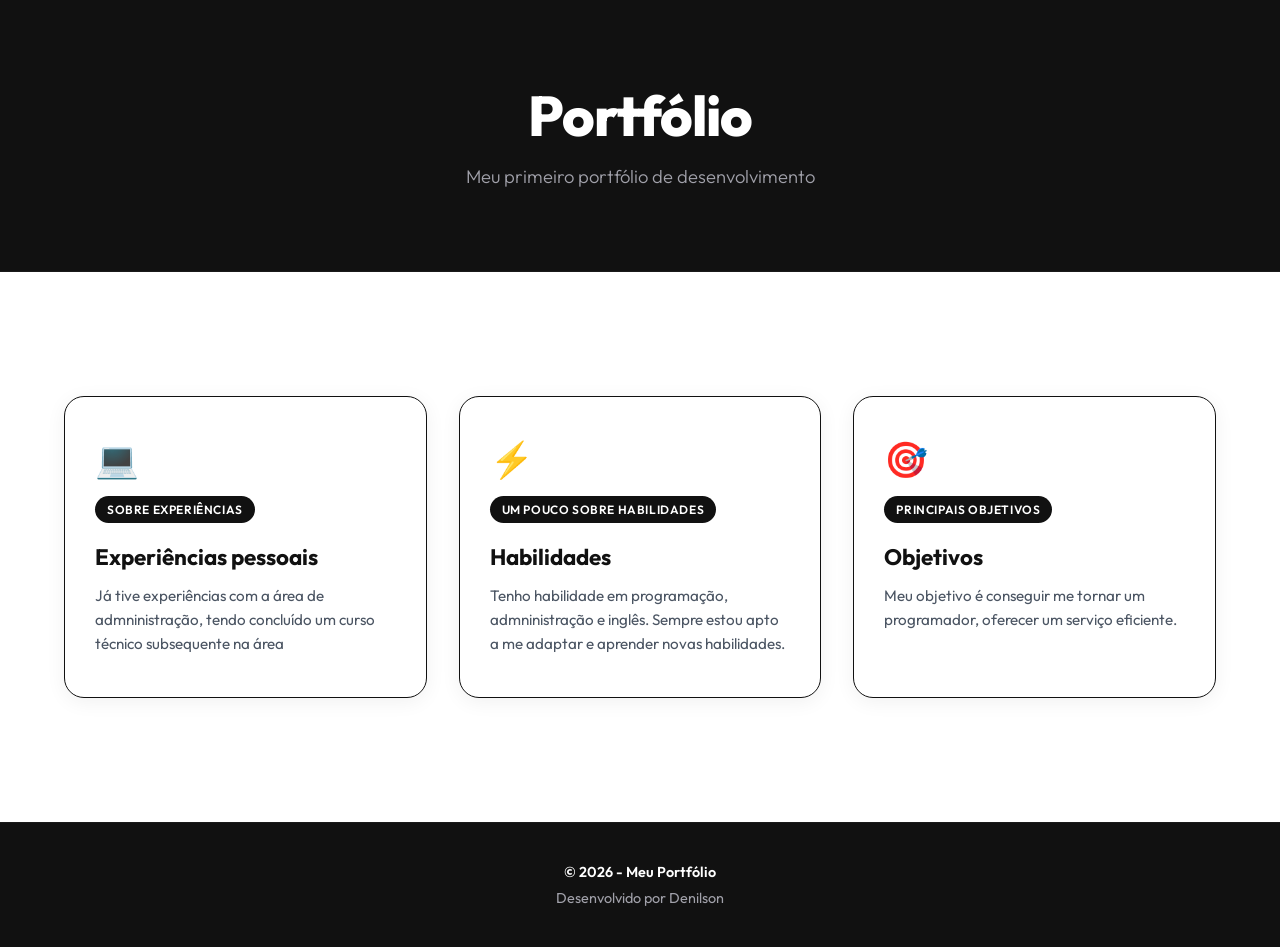
<file: index.html>
<!DOCTYPE html>
<html lang="pt-BR">
<head>
    <meta charset="UTF-8">
    <meta name="viewport" content="width=device-width, initial-scale=1.0">
    <title>Meu Portfólio | Denilson</title>
    <link rel="stylesheet" href="css/estilos.css">
    <link rel="preconnect" href="https://fonts.googleapis.com">
    <link rel="preconnect" href="https://fonts.gstatic.com" crossorigin>
    <link rel="icon" type="image/png" href="favicon.webp">
    <link href="https://fonts.googleapis.com/css2?family=Outfit:wght@300;400;600;800&display=swap" rel="stylesheet">
</head>
<body>
    <header class="cabecalho">
        <div class="texto">
            <h1 class="titulo">Portfólio</h1>
            <p class="subtitulo">Meu primeiro portfólio de desenvolvimento</p>
        </div>
    </header>

    <main class="container">
        <section class="cards">
            <article class="card_box" onclick="openModal('experiencias')">
                <span class="card-icon">💻</span>
                <span class="card-tag">Sobre experiências</span>
                <h2>Experiências pessoais</h2>
                <p>Já tive experiências com a área de admninistração, tendo concluído um curso técnico subsequente na área</p>
            </article>

            <article class="card_box" onclick="openModal('habilidades')">
                <span class="card-icon">⚡</span>
                <span class="card-tag">Um pouco sobre habilidades</span>
                <h2>Habilidades</h2>
                <p>Tenho habilidade em programação, admninistração e inglês. Sempre estou apto a me adaptar e aprender novas habilidades.</p>
            </article>

            <article class="card_box" onclick="openModal('objetivos')">
                <span class="card-icon">🎯</span>
                <span class="card-tag">Principais objetivos</span>
                <h2>Objetivos</h2>
                <p>Meu objetivo é conseguir me tornar um programador, oferecer um serviço eficiente.</p>
            </article>
        </section>
    </main>

    <!-- Modal Interativo -->
    <div id="modal-overlay" class="modal-overlay" onclick="closeModal(event)">
        <canvas id="matrix-canvas" class="matrix-canvas"></canvas>
        <div class="modal-card">
            <button class="modal-close" onclick="closeModal(event, true)">&times;</button>
            <div class="modal-header-accent">
                <div class="modal-icon" id="modal-icon">💻</div>
                <div class="modal-indicator">
                    <span class="modal-arrow">↴</span>
                    <span class="modal-indicator-text">Expandido do card anterior</span>
                </div>
            </div>
            <span class="card-tag" id="modal-tag">Tag</span>
            
            <div class="modal-body-action">
                <h2>
                    <a id="modal-title" class="modal-title-link" href="#">
                        Título
                    </a>
                </h2>
                <p class="modal-hint-text">
                    <span>👆</span> Clique no título acima para abrir a página completa
                </p>
            </div>
        </div>
    </div>

    <footer class="rodape">
        <p>© 2026 - Meu Portfólio</p>
        <p>Desenvolvido por Denilson</p>
    </footer>

    <script src="js/script.js"></script>
</body>
</html>
</file>
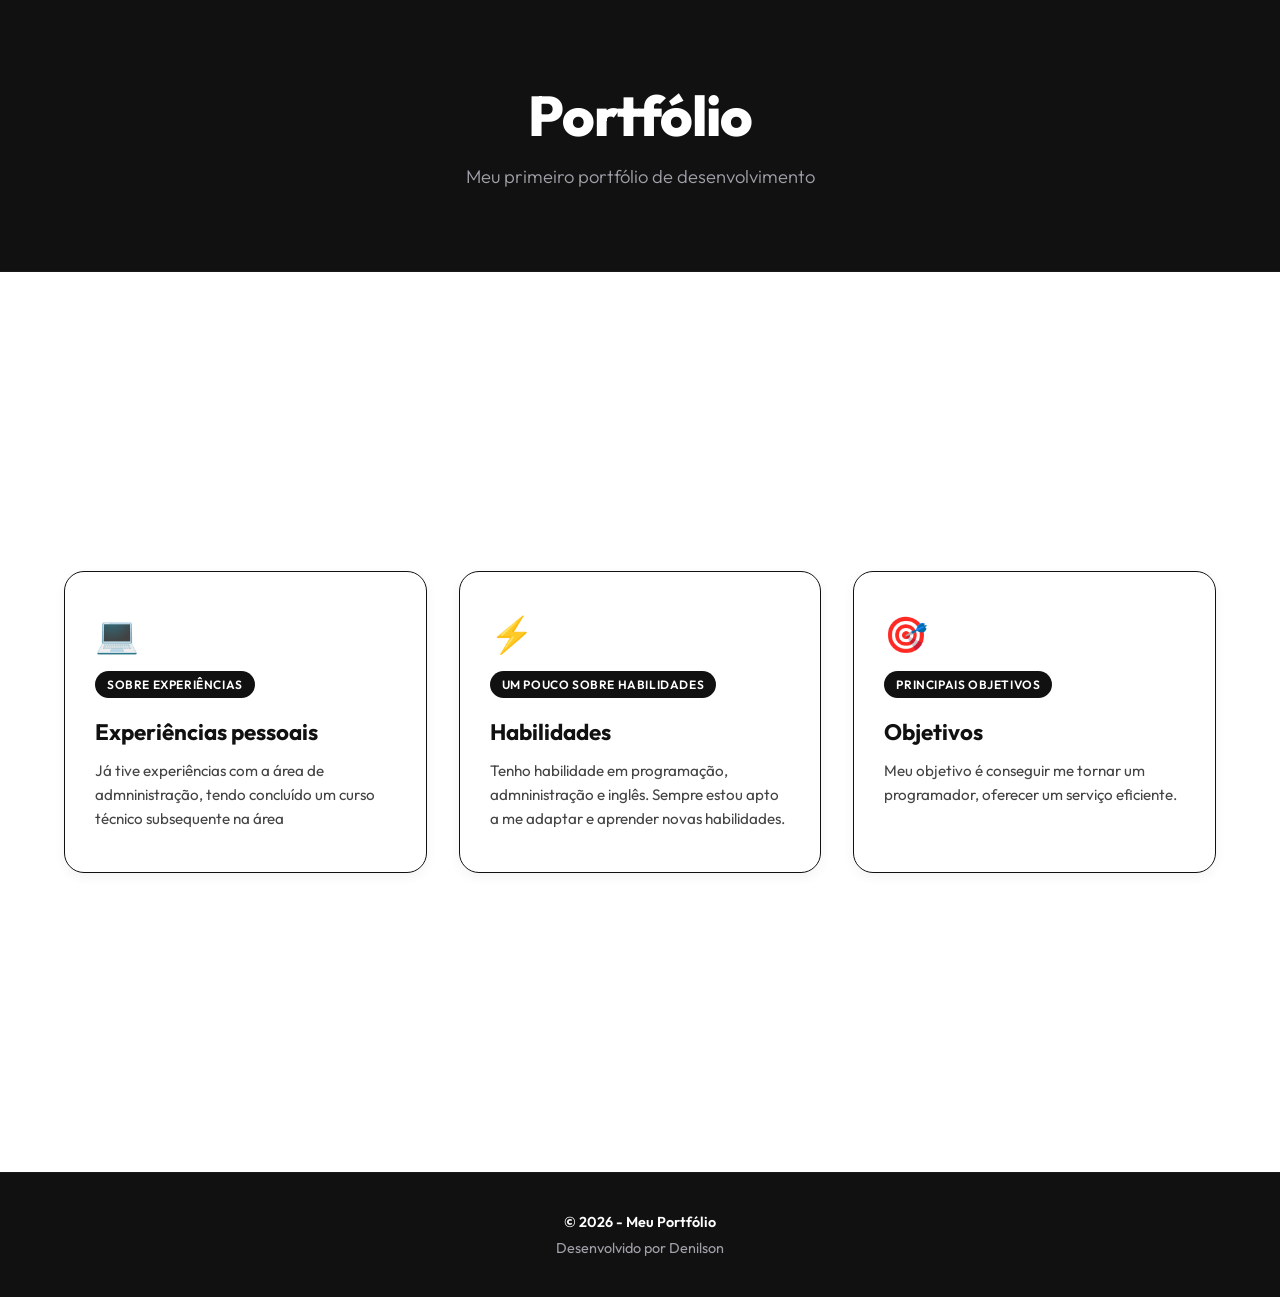
<file: pagina.html>
<!DOCTYPE html>
<html lang="pt-BR">
<head>
    <meta charset="UTF-8">
    <meta name="viewport" content="width=device-width, initial-scale=1.0">
    <title>Meu Portfólio | Denilson</title>
    <link rel="stylesheet" href="estilos.css">
    <link rel="preconnect" href="https://fonts.googleapis.com">
    <link rel="preconnect" href="https://fonts.gstatic.com" crossorigin>
    <link rel="icon" type="image/png" href="favicon.webp">
    <link href="https://fonts.googleapis.com/css2?family=Outfit:wght@300;400;600;800&display=swap" rel="stylesheet">
</head>
<body>
    <header class="cabecalho">
        <div class="texto">
            <h1 class="titulo">Portfólio</h1>
            <p class="subtitulo">Meu primeiro portfólio de desenvolvimento</p>
        </div>
    </header>

    <main class="container">
        <section class="cards">
            <article class="card_box" onclick="openModal('projetos')">
                <span class="card-icon">💻</span>
                <span class="card-tag">Sobre experiências</span>
                <h2>Experiências pessoais</h2>
                <p>Já tive experiências com a área de admninistração, tendo concluído um curso técnico subsequente na área</p>
            </article>
            <article class="card_box" onclick="openModal('habilidades')">
                <span class="card-icon">⚡</span>
                <span class="card-tag">Um pouco sobre habilidades</span>
                <h2>Habilidades</h2>
                <p>Tenho habilidade em programação, admninistração e inglês. Sempre estou apto a me adaptar e aprender novas habilidades.</p>
            </article>
            <article class="card_box" onclick="openModal('contato')">
                <span class="card-icon">🎯 </span>
                <span class="card-tag">Principais objetivos</span>
                <h2>Objetivos</h2>
                <p>Meu objetivo é conseguir me tornar um programador, oferecer um serviço eficiente.</p>
            </article>
        </section>
    </main>

    <div id="modal-overlay" class="modal-overlay" onclick="closeModal(event)">
        <canvas id="matrix-canvas" class="matrix-canvas"></canvas>
        <div class="modal-card">
            <button class="modal-close" onclick="closeModal(event, true)">&times;</button>
            <div class="modal-header-accent">
                <div class="modal-icon" id="modal-icon">💻</div>
                <div class="modal-indicator">
                    <span class="modal-arrow">↴</span>
                    <span class="modal-indicator-text">Expandido do card anterior</span>
                </div>
            </div>
            <span class="card-tag" id="modal-tag">Tag</span>
            <h2>
                <a id="modal-title" class="modal-title-link" href="#">Título</a>
            </h2>
            <div class="modal-content" id="modal-content">
                Conteúdo detalhado.
            </div>
        </div>
    </div>

    <footer class="rodape">
        <p>© 2026 - Meu Portfólio</p>
        <p>Desenvolvido por Denilson</p>
    </footer>

    <script src="script.js"></script>
</body>
</html>
</file>
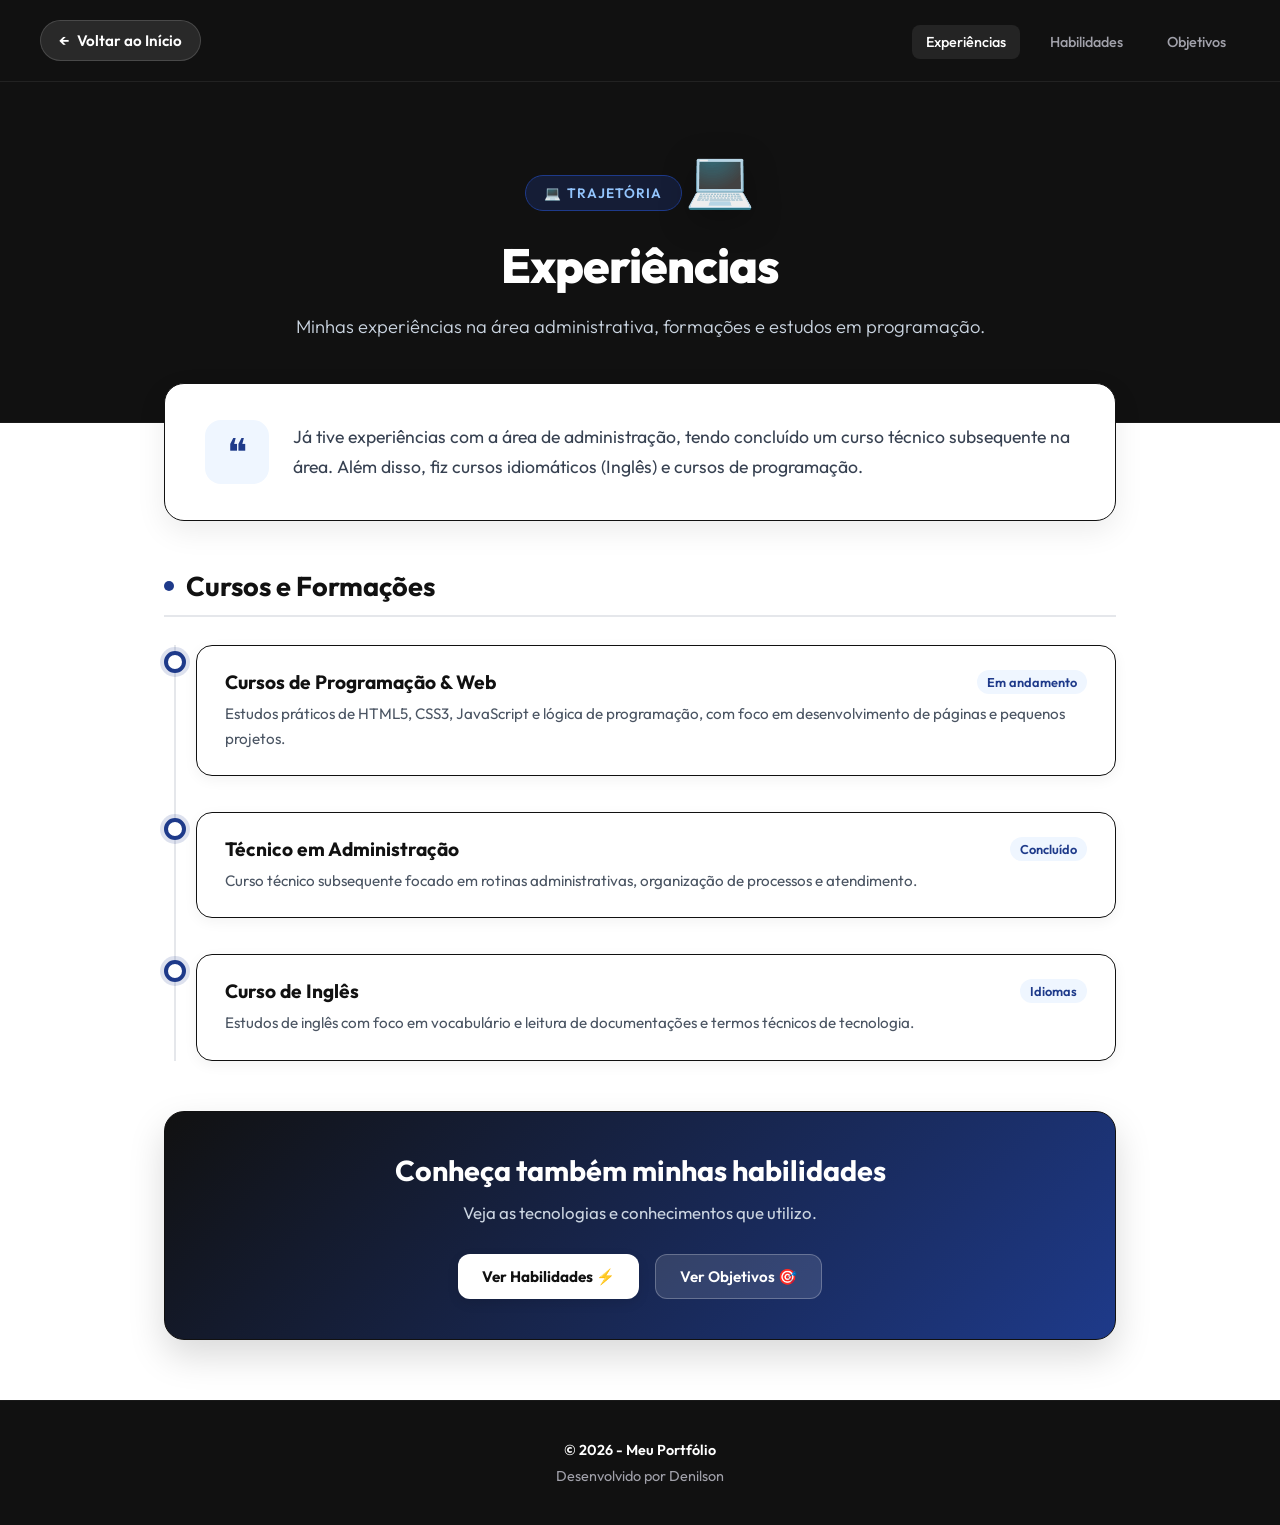
<file: pages/experiencias.html>
<!DOCTYPE html>
<html lang="pt-BR">
<head>
    <meta charset="UTF-8">
    <meta name="viewport" content="width=device-width, initial-scale=1.0">
    <title>Experiências | Portfólio Denilson</title>
    <link rel="stylesheet" href="../css/estilos.css">
    <link rel="stylesheet" href="../css/paginas.css">
    <link rel="preconnect" href="https://fonts.googleapis.com">
    <link rel="preconnect" href="https://fonts.gstatic.com" crossorigin>
    <link rel="icon" type="image/png" href="../favicon.webp">
    <link href="https://fonts.googleapis.com/css2?family=Outfit:wght@300;400;600;700;800&display=swap" rel="stylesheet">
</head>
<body>

    <!-- Navegação Superior -->
    <nav class="subpage-navbar">
        <a href="../index.html" class="nav-back-btn">
            <span>←</span> Voltar ao Início
        </a>
        <ul class="nav-links">
            <li><a href="experiencias.html" class="nav-link-item active">Experiências</a></li>
            <li><a href="habilidades.html" class="nav-link-item">Habilidades</a></li>
            <li><a href="objetivos.html" class="nav-link-item">Objetivos</a></li>
        </ul>
    </nav>

    <!-- Header / Hero -->
    <header class="subpage-hero">
        <div class="hero-badge">💻 Trajetória</div>
        <div class="hero-icon-large">💻</div>
        <h1 class="subpage-title">Experiências</h1>
        <p class="subpage-lead">
            Minhas experiências na área administrativa, formações e estudos em programação.
        </p>
    </header>

    <!-- Conteúdo Principal -->
    <main class="content-wrapper">
        
        <!-- Bloco Principal -->
        <section class="highlight-intro-box">
            <div class="intro-quote-icon">❝</div>
            <p class="intro-text">
                Já tive experiências com a área de administração, tendo concluído um curso técnico subsequente na área. Além disso, fiz cursos idiomáticos (Inglês) e cursos de programação.
            </p>
        </section>

        <!-- Linha do Tempo -->
        <h2 class="section-heading"><span class="dot"></span> Cursos e Formações</h2>
        
        <section class="timeline">
            
            <article class="timeline-item">
                <div class="timeline-marker"></div>
                <div class="timeline-content">
                    <div class="timeline-meta">
                        <h3 class="timeline-role">Cursos de Programação & Web</h3>
                        <span class="timeline-date">Em andamento</span>
                    </div>
                    <p class="timeline-desc">
                        Estudos práticos de HTML5, CSS3, JavaScript e lógica de programação, com foco em desenvolvimento de páginas e pequenos projetos.
                    </p>
                </div>
            </article>

            <article class="timeline-item">
                <div class="timeline-marker"></div>
                <div class="timeline-content">
                    <div class="timeline-meta">
                        <h3 class="timeline-role">Técnico em Administração</h3>
                        <span class="timeline-date">Concluído</span>
                    </div>
                    <p class="timeline-desc">
                        Curso técnico subsequente focado em rotinas administrativas, organização de processos e atendimento.
                    </p>
                </div>
            </article>

            <article class="timeline-item">
                <div class="timeline-marker"></div>
                <div class="timeline-content">
                    <div class="timeline-meta">
                        <h3 class="timeline-role">Curso de Inglês</h3>
                        <span class="timeline-date">Idiomas</span>
                    </div>
                    <p class="timeline-desc">
                        Estudos de inglês com foco em vocabulário e leitura de documentações e termos técnicos de tecnologia.
                    </p>
                </div>
            </article>

        </section>

        <!-- Navegação Rápida -->
        <section class="goal-banner">
            <h3>Conheça também minhas habilidades</h3>
            <p>Veja as tecnologias e conhecimentos que utilizo.</p>
            <div class="cta-buttons">
                <a href="habilidades.html" class="btn-primary">Ver Habilidades ⚡</a>
                <a href="objetivos.html" class="btn-secondary">Ver Objetivos 🎯</a>
            </div>
        </section>

    </main>

    <!-- Rodapé -->
    <footer class="rodape">
        <p>© 2026 - Meu Portfólio</p>
        <p>Desenvolvido por Denilson</p>
    </footer>

</body>
</html>
</file>
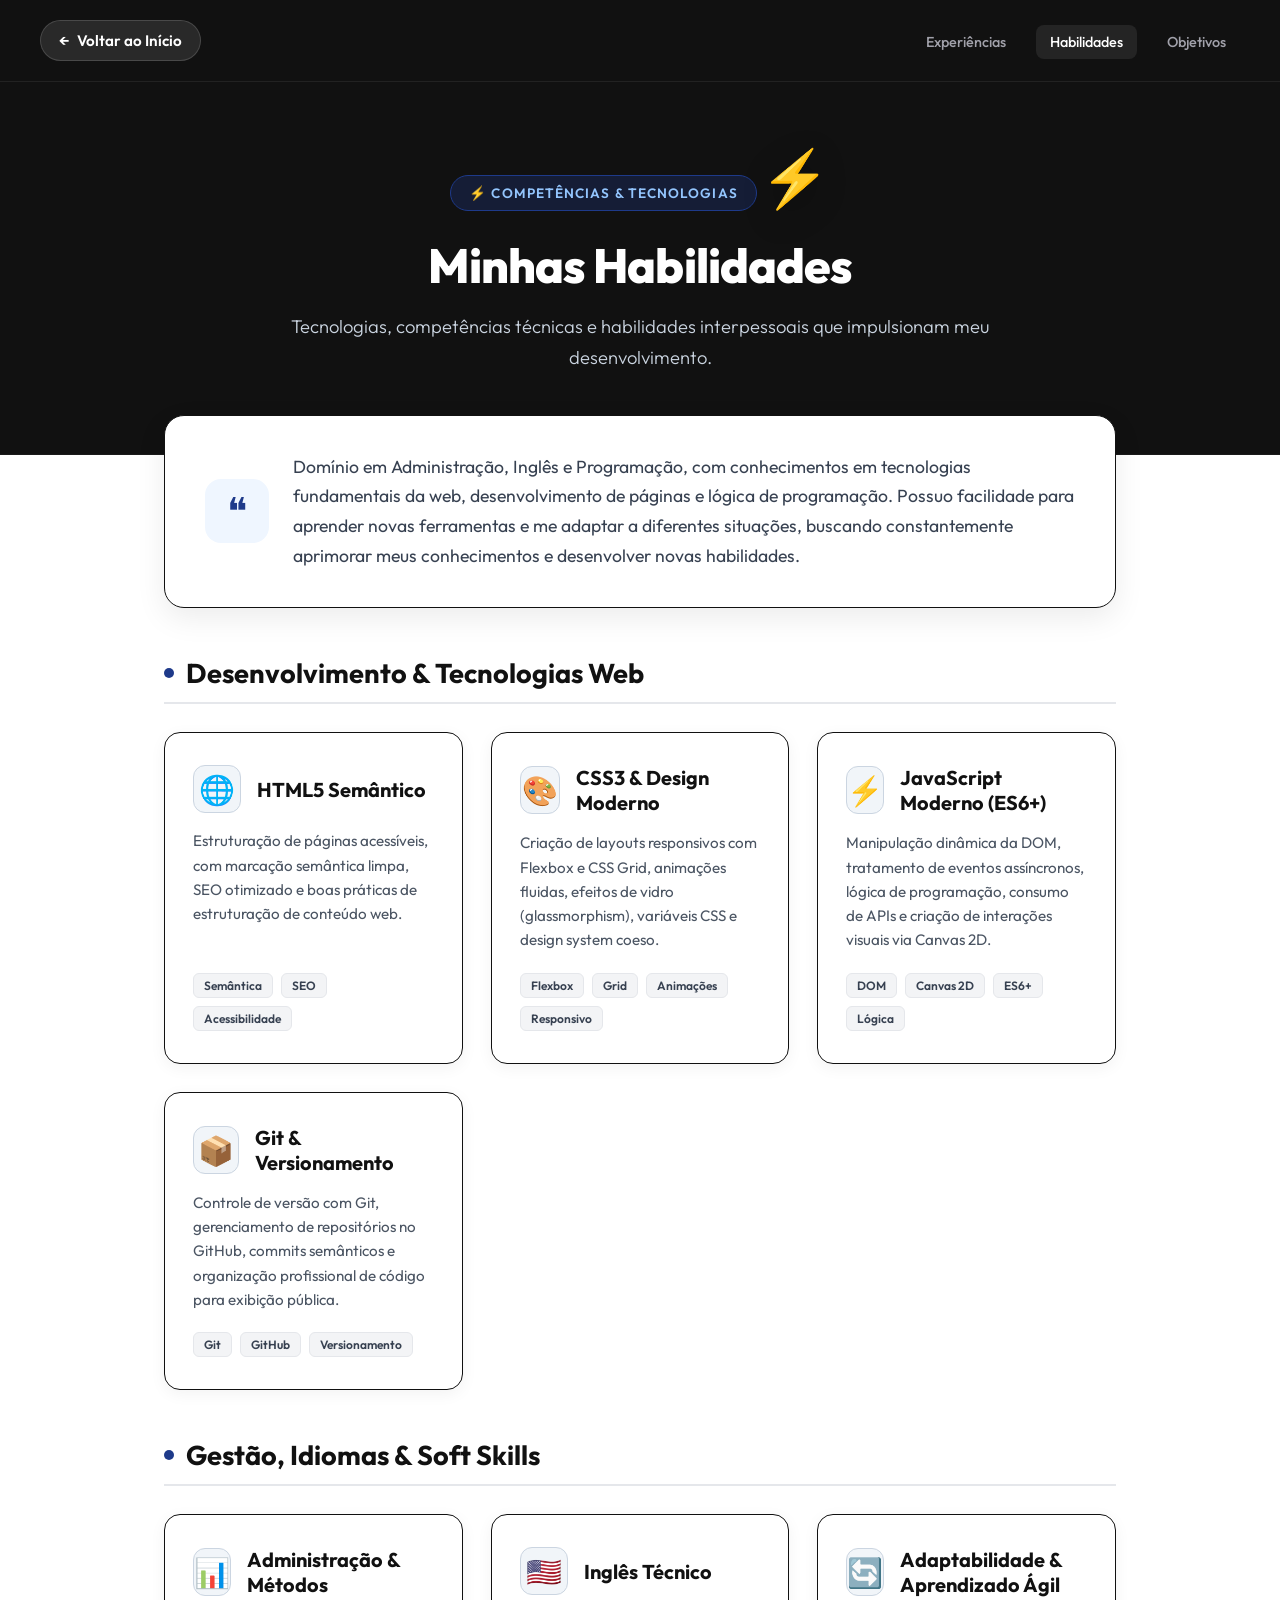
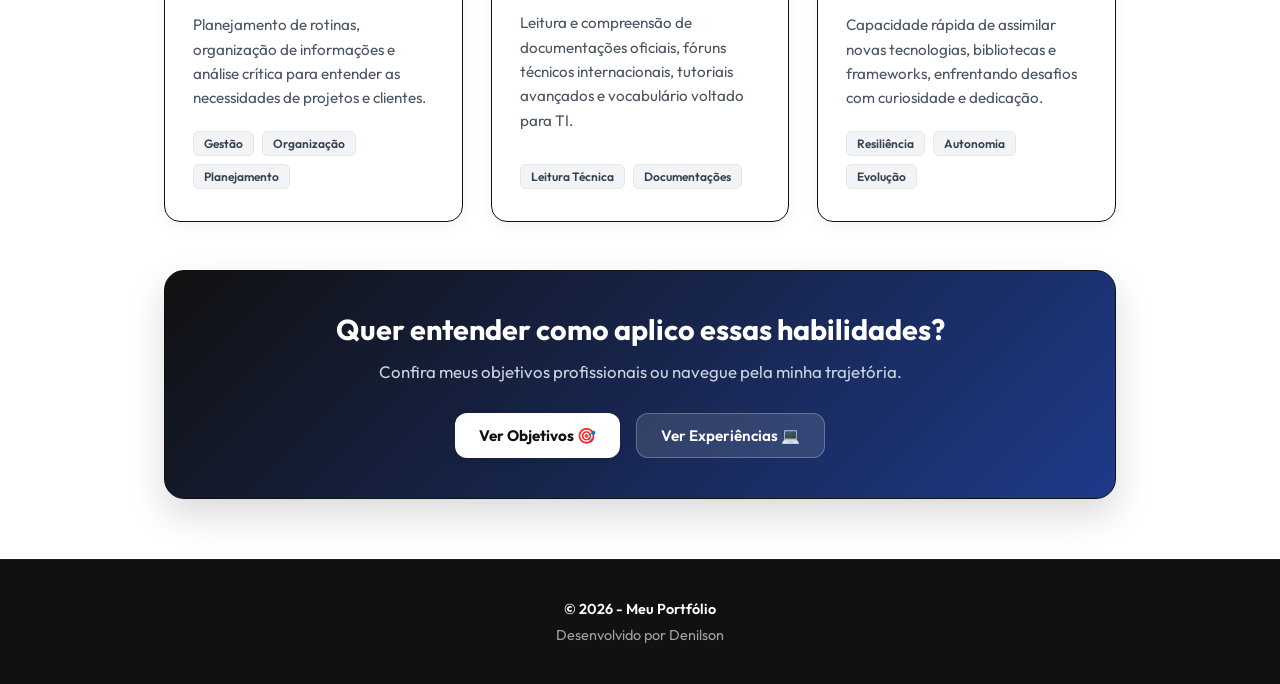
<file: pages/habilidades.html>
<!DOCTYPE html>
<html lang="pt-BR">
<head>
    <meta charset="UTF-8">
    <meta name="viewport" content="width=device-width, initial-scale=1.0">
    <title>Habilidades | Portfólio Denilson</title>
    <link rel="stylesheet" href="../css/estilos.css">
    <link rel="stylesheet" href="../css/paginas.css">
    <link rel="preconnect" href="https://fonts.googleapis.com">
    <link rel="preconnect" href="https://fonts.gstatic.com" crossorigin>
    <link rel="icon" type="image/png" href="../favicon.webp">
    <link href="https://fonts.googleapis.com/css2?family=Outfit:wght@300;400;600;700;800&display=swap" rel="stylesheet">
</head>
<body>

    <!-- Navegação Superior -->
    <nav class="subpage-navbar">
        <a href="../index.html" class="nav-back-btn">
            <span>←</span> Voltar ao Início
        </a>
        <ul class="nav-links">
            <li><a href="experiencias.html" class="nav-link-item">Experiências</a></li>
            <li><a href="habilidades.html" class="nav-link-item active">Habilidades</a></li>
            <li><a href="objetivos.html" class="nav-link-item">Objetivos</a></li>
        </ul>
    </nav>

    <!-- Header / Hero -->
    <header class="subpage-hero">
        <div class="hero-badge">⚡ Competências & Tecnologias</div>
        <div class="hero-icon-large">⚡</div>
        <h1 class="subpage-title">Minhas Habilidades</h1>
        <p class="subpage-lead">
            Tecnologias, competências técnicas e habilidades interpessoais que impulsionam meu desenvolvimento.
        </p>
    </header>

    <!-- Conteúdo Principal -->
    <main class="content-wrapper">
        
        <!-- Bloco de Destaque com o Texto do Modal -->
        <section class="highlight-intro-box">
            <div class="intro-quote-icon">❝</div>
            <p class="intro-text">
                Domínio em Administração, Inglês e Programação, com conhecimentos em tecnologias fundamentais da web, desenvolvimento de páginas e lógica de programação. Possuo facilidade para aprender novas ferramentas e me adaptar a diferentes situações, buscando constantemente aprimorar meus conhecimentos e desenvolver novas habilidades.
            </p>
        </section>

        <!-- Habilidades Técnicas -->
        <h2 class="section-heading"><span class="dot"></span> Desenvolvimento & Tecnologias Web</h2>

        <section class="grid-cards">
            
            <article class="feature-card">
                <div class="feature-card-header">
                    <div class="feature-icon">🌐</div>
                    <h3 class="feature-title">HTML5 Semântico</h3>
                </div>
                <p class="feature-desc">
                    Estruturação de páginas acessíveis, com marcação semântica limpa, SEO otimizado e boas práticas de estruturação de conteúdo web.
                </p>
                <div class="feature-tags">
                    <span class="tag-pill">Semântica</span>
                    <span class="tag-pill">SEO</span>
                    <span class="tag-pill">Acessibilidade</span>
                </div>
            </article>

            <article class="feature-card">
                <div class="feature-card-header">
                    <div class="feature-icon">🎨</div>
                    <h3 class="feature-title">CSS3 & Design Moderno</h3>
                </div>
                <p class="feature-desc">
                    Criação de layouts responsivos com Flexbox e CSS Grid, animações fluidas, efeitos de vidro (glassmorphism), variáveis CSS e design system coeso.
                </p>
                <div class="feature-tags">
                    <span class="tag-pill">Flexbox</span>
                    <span class="tag-pill">Grid</span>
                    <span class="tag-pill">Animações</span>
                    <span class="tag-pill">Responsivo</span>
                </div>
            </article>

            <article class="feature-card">
                <div class="feature-card-header">
                    <div class="feature-icon">⚡</div>
                    <h3 class="feature-title">JavaScript Moderno (ES6+)</h3>
                </div>
                <p class="feature-desc">
                    Manipulação dinâmica da DOM, tratamento de eventos assíncronos, lógica de programação, consumo de APIs e criação de interações visuais via Canvas 2D.
                </p>
                <div class="feature-tags">
                    <span class="tag-pill">DOM</span>
                    <span class="tag-pill">Canvas 2D</span>
                    <span class="tag-pill">ES6+</span>
                    <span class="tag-pill">Lógica</span>
                </div>
            </article>

            <article class="feature-card">
                <div class="feature-card-header">
                    <div class="feature-icon">📦</div>
                    <h3 class="feature-title">Git & Versionamento</h3>
                </div>
                <p class="feature-desc">
                    Controle de versão com Git, gerenciamento de repositórios no GitHub, commits semânticos e organização profissional de código para exibição pública.
                </p>
                <div class="feature-tags">
                    <span class="tag-pill">Git</span>
                    <span class="tag-pill">GitHub</span>
                    <span class="tag-pill">Versionamento</span>
                </div>
            </article>

        </section>

        <!-- Habilidades Complementares & Soft Skills -->
        <h2 class="section-heading"><span class="dot"></span> Gestão, Idiomas & Soft Skills</h2>

        <section class="grid-cards">
            
            <article class="feature-card">
                <div class="feature-card-header">
                    <div class="feature-icon">📊</div>
                    <h3 class="feature-title">Administração & Métodos</h3>
                </div>
                <p class="feature-desc">
                    Planejamento de rotinas, organização de informações e análise crítica para entender as necessidades de projetos e clientes.
                </p>
                <div class="feature-tags">
                    <span class="tag-pill">Gestão</span>
                    <span class="tag-pill">Organização</span>
                    <span class="tag-pill">Planejamento</span>
                </div>
            </article>

            <article class="feature-card">
                <div class="feature-card-header">
                    <div class="feature-icon">🇺🇸</div>
                    <h3 class="feature-title">Inglês Técnico</h3>
                </div>
                <p class="feature-desc">
                    Leitura e compreensão de documentações oficiais, fóruns técnicos internacionais, tutoriais avançados e vocabulário voltado para TI.
                </p>
                <div class="feature-tags">
                    <span class="tag-pill">Leitura Técnica</span>
                    <span class="tag-pill">Documentações</span>
                </div>
            </article>

            <article class="feature-card">
                <div class="feature-card-header">
                    <div class="feature-icon">🔄</div>
                    <h3 class="feature-title">Adaptabilidade & Aprendizado Ágil</h3>
                </div>
                <p class="feature-desc">
                    Capacidade rápida de assimilar novas tecnologias, bibliotecas e frameworks, enfrentando desafios com curiosidade e dedicação.
                </p>
                <div class="feature-tags">
                    <span class="tag-pill">Resiliência</span>
                    <span class="tag-pill">Autonomia</span>
                    <span class="tag-pill">Evolução</span>
                </div>
            </article>

        </section>

        <!-- Banner de Navegação Rápida -->
        <section class="goal-banner">
            <h3>Quer entender como aplico essas habilidades?</h3>
            <p>Confira meus objetivos profissionais ou navegue pela minha trajetória.</p>
            <div class="cta-buttons">
                <a href="objetivos.html" class="btn-primary">Ver Objetivos 🎯</a>
                <a href="experiencias.html" class="btn-secondary">Ver Experiências 💻</a>
            </div>
        </section>

    </main>

    <!-- Rodapé -->
    <footer class="rodape">
        <p>© 2026 - Meu Portfólio</p>
        <p>Desenvolvido por Denilson</p>
    </footer>

</body>
</html>
</file>
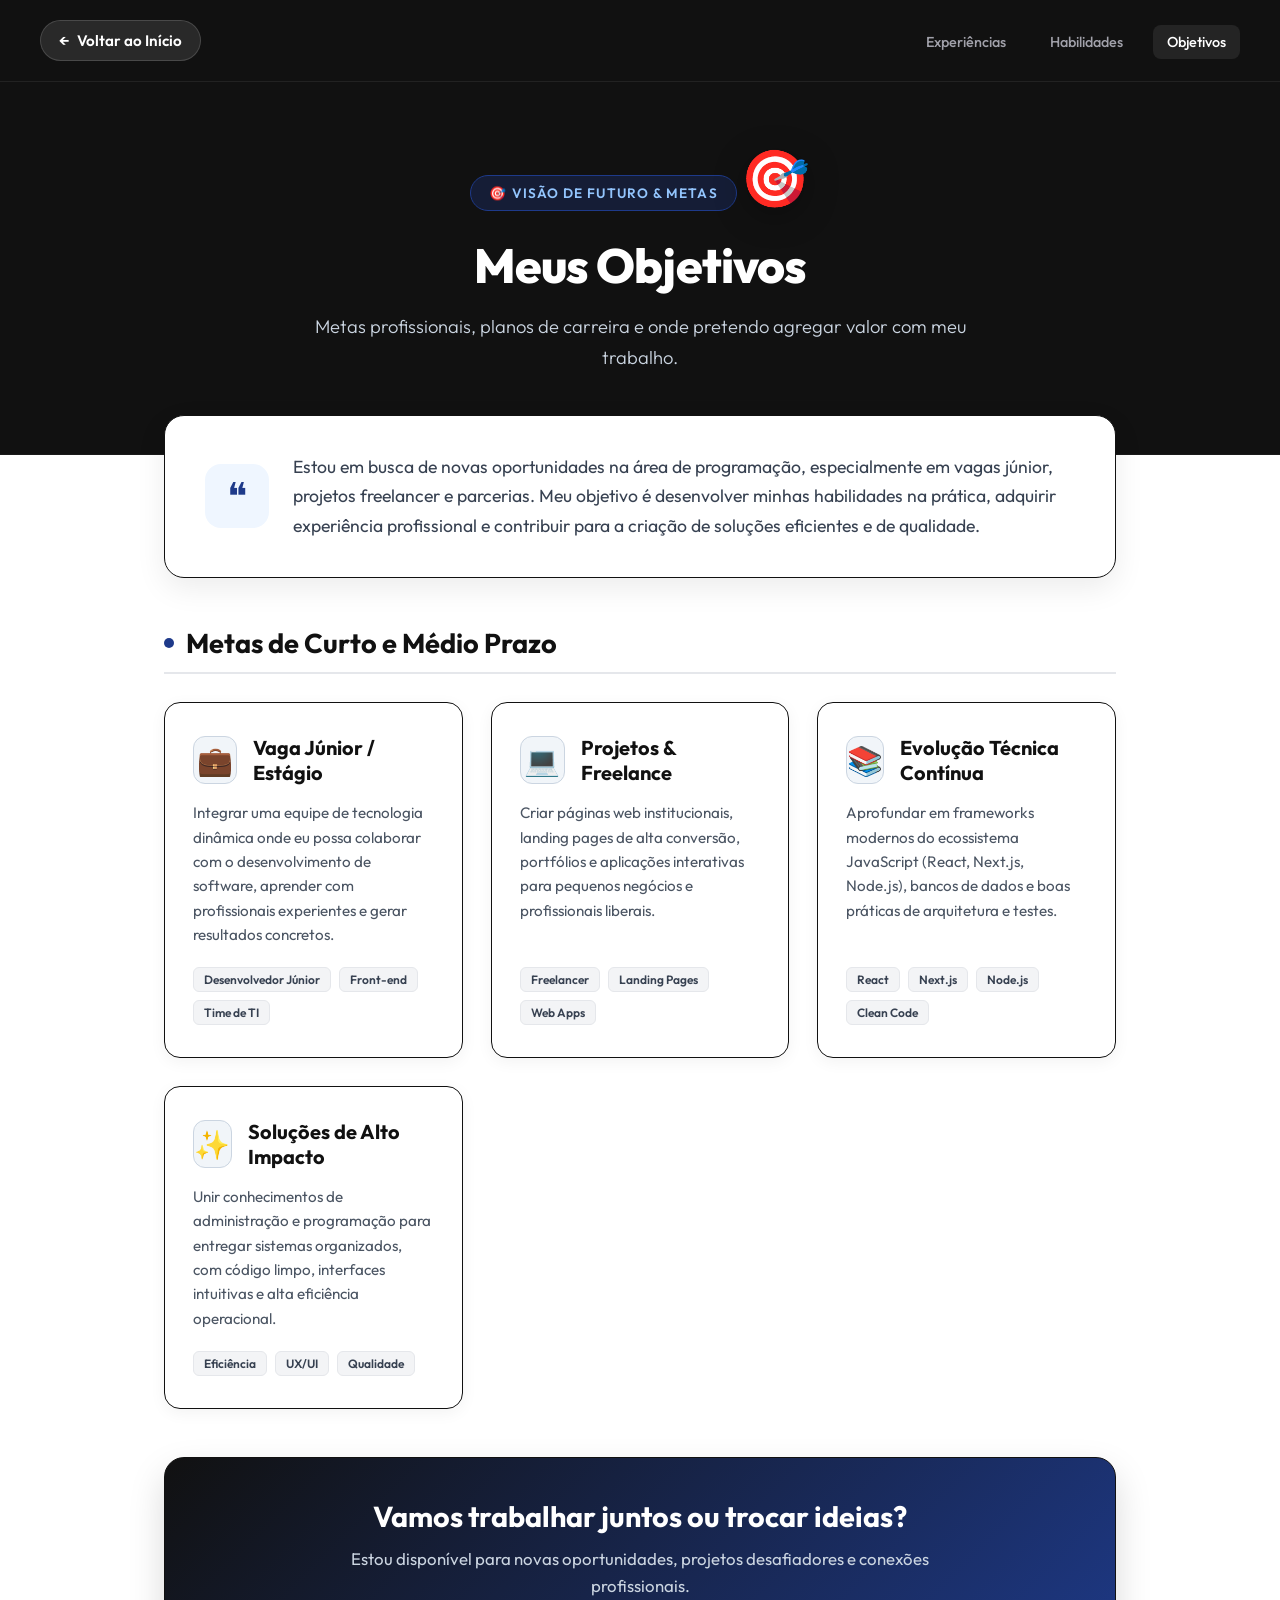
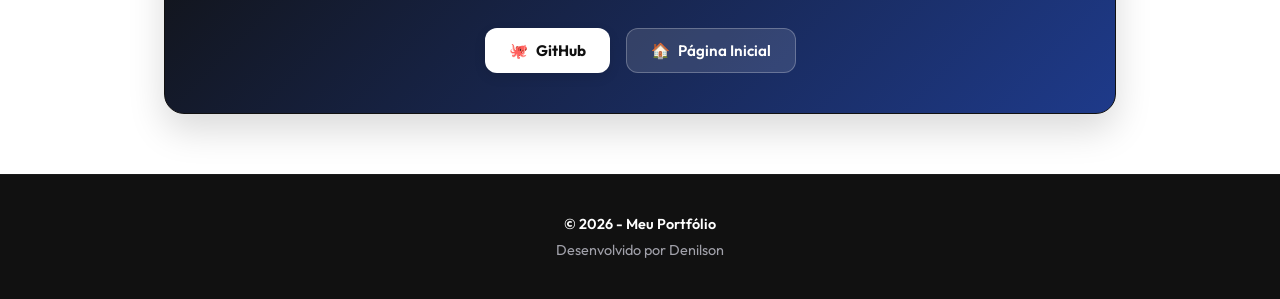
<file: pages/objetivos.html>
<!DOCTYPE html>
<html lang="pt-BR">
<head>
    <meta charset="UTF-8">
    <meta name="viewport" content="width=device-width, initial-scale=1.0">
    <title>Objetivos | Portfólio Denilson</title>
    <link rel="stylesheet" href="../css/estilos.css">
    <link rel="stylesheet" href="../css/paginas.css">
    <link rel="preconnect" href="https://fonts.googleapis.com">
    <link rel="preconnect" href="https://fonts.gstatic.com" crossorigin>
    <link rel="icon" type="image/png" href="../favicon.webp">
    <link href="https://fonts.googleapis.com/css2?family=Outfit:wght@300;400;600;700;800&display=swap" rel="stylesheet">
</head>
<body>

    <!-- Navegação Superior -->
    <nav class="subpage-navbar">
        <a href="../index.html" class="nav-back-btn">
            <span>←</span> Voltar ao Início
        </a>
        <ul class="nav-links">
            <li><a href="experiencias.html" class="nav-link-item">Experiências</a></li>
            <li><a href="habilidades.html" class="nav-link-item">Habilidades</a></li>
            <li><a href="objetivos.html" class="nav-link-item active">Objetivos</a></li>
        </ul>
    </nav>

    <!-- Header / Hero -->
    <header class="subpage-hero">
        <div class="hero-badge">🎯 Visão de Futuro & Metas</div>
        <div class="hero-icon-large">🎯</div>
        <h1 class="subpage-title">Meus Objetivos</h1>
        <p class="subpage-lead">
            Metas profissionais, planos de carreira e onde pretendo agregar valor com meu trabalho.
        </p>
    </header>

    <!-- Conteúdo Principal -->
    <main class="content-wrapper">
        
        <!-- Bloco de Destaque com o Texto do Modal -->
        <section class="highlight-intro-box">
            <div class="intro-quote-icon">❝</div>
            <p class="intro-text">
                Estou em busca de novas oportunidades na área de programação, especialmente em vagas júnior, projetos freelancer e parcerias. Meu objetivo é desenvolver minhas habilidades na prática, adquirir experiência profissional e contribuir para a criação de soluções eficientes e de qualidade.
            </p>
        </section>

        <!-- Pilares de Metas Profissionais -->
        <h2 class="section-heading"><span class="dot"></span> Metas de Curto e Médio Prazo</h2>

        <section class="grid-cards">
            
            <article class="feature-card">
                <div class="feature-card-header">
                    <div class="feature-icon">💼</div>
                    <h3 class="feature-title">Vaga Júnior / Estágio</h3>
                </div>
                <p class="feature-desc">
                    Integrar uma equipe de tecnologia dinâmica onde eu possa colaborar com o desenvolvimento de software, aprender com profissionais experientes e gerar resultados concretos.
                </p>
                <div class="feature-tags">
                    <span class="tag-pill">Desenvolvedor Júnior</span>
                    <span class="tag-pill">Front-end</span>
                    <span class="tag-pill">Time de TI</span>
                </div>
            </article>

            <article class="feature-card">
                <div class="feature-card-header">
                    <div class="feature-icon">💻</div>
                    <h3 class="feature-title">Projetos & Freelance</h3>
                </div>
                <p class="feature-desc">
                    Criar páginas web institucionais, landing pages de alta conversão, portfólios e aplicações interativas para pequenos negócios e profissionais liberais.
                </p>
                <div class="feature-tags">
                    <span class="tag-pill">Freelancer</span>
                    <span class="tag-pill">Landing Pages</span>
                    <span class="tag-pill">Web Apps</span>
                </div>
            </article>

            <article class="feature-card">
                <div class="feature-card-header">
                    <div class="feature-icon">📚</div>
                    <h3 class="feature-title">Evolução Técnica Contínua</h3>
                </div>
                <p class="feature-desc">
                    Aprofundar em frameworks modernos do ecossistema JavaScript (React, Next.js, Node.js), bancos de dados e boas práticas de arquitetura e testes.
                </p>
                <div class="feature-tags">
                    <span class="tag-pill">React</span>
                    <span class="tag-pill">Next.js</span>
                    <span class="tag-pill">Node.js</span>
                    <span class="tag-pill">Clean Code</span>
                </div>
            </article>

            <article class="feature-card">
                <div class="feature-card-header">
                    <div class="feature-icon">✨</div>
                    <h3 class="feature-title">Soluções de Alto Impacto</h3>
                </div>
                <p class="feature-desc">
                    Unir conhecimentos de administração e programação para entregar sistemas organizados, com código limpo, interfaces intuitivas e alta eficiência operacional.
                </p>
                <div class="feature-tags">
                    <span class="tag-pill">Eficiência</span>
                    <span class="tag-pill">UX/UI</span>
                    <span class="tag-pill">Qualidade</span>
                </div>
            </article>

        </section>

        <!-- Contato & Parcerias -->
        <section class="goal-banner">
            <h3>Vamos trabalhar juntos ou trocar ideias?</h3>
            <p>Estou disponível para novas oportunidades, projetos desafiadores e conexões profissionais.</p>
            <div class="cta-buttons">
                <a href="https://github.com/Denilsonstrife" target="_blank" rel="noopener noreferrer" class="btn-primary">
                    <span>🐙</span> GitHub
                </a>
                <a href="../index.html" class="btn-secondary">
                    <span>🏠</span> Página Inicial
                </a>
            </div>
        </section>

    </main>

    <!-- Rodapé -->
    <footer class="rodape">
        <p>© 2026 - Meu Portfólio</p>
        <p>Desenvolvido por Denilson</p>
    </footer>

</body>
</html>
</file>
<file: css/estilos.css>
/* ==========================================================================
   ESTILOS GLOBAIS & DESIGN SYSTEM - PORTFÓLIO
   ========================================================================== */

* {
    padding: 0;
    margin: 0;
    box-sizing: border-box;
}

:root {
    --bg-primary: #ffffff;
    --bg-secondary: #f8fafc;
    --bg-dark: #111111;
    --bg-card: #ffffff;
    --text-primary: #111111;
    --text-secondary: #4b5563;
    --text-muted: #9ca3af;
    --accent-blue: #1e3a8a;
    --accent-blue-hover: #1d4ed8;
    --accent-blue-light: #eff6ff;
    --border-color: #111111;
    --border-subtle: #e5e7eb;
    --card-shadow: 0 4px 20px rgba(0, 0, 0, 0.06);
    --card-shadow-hover: 0 20px 40px rgba(30, 58, 138, 0.2);
    --transition-smooth: all 0.4s cubic-bezier(0.16, 1, 0.3, 1);
}

body {
    font-family: 'Outfit', -apple-system, BlinkMacSystemFont, 'Segoe UI', Roboto, Oxygen, Ubuntu, Cantarell, sans-serif;
    background-color: var(--bg-primary);
    color: var(--text-primary);
    min-height: 100vh;
    display: flex;
    flex-direction: column;
    overflow-x: hidden;
}

/* ==========================================================================
   HEADER / CABEÇALHO
   ========================================================================== */

.cabecalho {
    padding: 80px 20px;
    background-color: var(--bg-dark);
    border-bottom: 1px solid #1a1a1a;
    position: relative;
    text-align: center;
}

.texto {
    display: flex;
    flex-direction: column;
    align-items: center;
    color: #ffffff;
    gap: 12px;
}

.titulo {
    font-size: 3.5rem;
    font-weight: 800;
    letter-spacing: -0.02em;
    color: #ffffff;
}

.subtitulo {
    font-size: 1.15rem;
    font-weight: 300;
    color: #a1a1aa;
    max-width: 600px;
    line-height: 1.5;
}

/* ==========================================================================
   CONTAINER PRINCIPAL & CARDS
   ========================================================================== */

.container {
    flex: 1;
    max-width: 1200px;
    margin: 0 auto;
    width: 100%;
    padding: 100px 24px;
    min-height: calc(100vh - 350px);
    display: flex;
    justify-content: center;
    align-items: center;
}

.cards {
    display: grid;
    grid-template-columns: repeat(auto-fit, minmax(300px, 1fr));
    gap: 32px;
    width: 100%;
}

.card_box {
    background-color: var(--bg-card);
    border-radius: 20px;
    padding: 40px 30px;
    display: flex;
    flex-direction: column;
    align-items: flex-start;
    border: 1px solid var(--border-color);
    box-shadow: var(--card-shadow);
    cursor: pointer;
    transition: var(--transition-smooth);
    position: relative;
}

.card_box:hover {
    transform: translateY(-8px) scale(1.02);
    background-color: var(--accent-blue);
    border-color: var(--accent-blue);
    box-shadow: var(--card-shadow-hover);
}

.card_box:hover h2 {
    color: #ffffff;
}

.card_box:hover p {
    color: #cbd5e1;
}

.card_box:active {
    transform: translateY(-4px) scale(1.0);
    transition: all 0.1s ease;
}

.card-icon {
    font-size: 2.2rem;
    margin-bottom: 15px;
    display: inline-block;
    transition: transform 0.3s ease;
}

.card_box:hover .card-icon {
    animation: cardIconBounce 1.5s infinite ease-in-out;
}

@keyframes cardIconBounce {
    0%, 100% {
        transform: translateY(0);
    }
    50% {
        transform: translateY(-8px);
    }
}

.card-tag {
    display: inline-block;
    padding: 6px 12px;
    background-color: var(--bg-dark);
    color: #ffffff;
    font-size: 0.75rem;
    font-weight: 600;
    text-transform: uppercase;
    letter-spacing: 0.05em;
    border-radius: 100px;
    margin-bottom: 20px;
    transition: all 0.3s ease;
}

.card_box:hover .card-tag {
    background-color: #ffffff;
    color: var(--accent-blue);
}

.card_box h2 {
    font-size: 1.4rem;
    font-weight: 700;
    color: var(--text-primary);
    margin-bottom: 12px;
    line-height: 1.3;
    transition: color 0.3s ease;
}

.card_box p {
    font-size: 0.95rem;
    color: var(--text-secondary);
    line-height: 1.6;
    transition: color 0.3s ease;
}

/* ==========================================================================
   RODAPÉ
   ========================================================================== */

.rodape {
    background-color: var(--bg-dark);
    color: #a1a1aa;
    text-align: center;
    padding: 40px 20px;
    border-top: 1px solid #1a1a1a;
    font-size: 0.9rem;
    display: flex;
    flex-direction: column;
    gap: 8px;
}

.rodape p:first-child {
    font-weight: 600;
    color: #ffffff;
}

/* ==========================================================================
   MODAL
   ========================================================================== */

.modal-overlay {
    position: fixed;
    top: 0;
    left: 0;
    width: 100%;
    height: 100%;
    background-color: rgba(0, 0, 0, 0.45);
    backdrop-filter: blur(8px);
    -webkit-backdrop-filter: blur(8px);
    display: flex;
    justify-content: center;
    align-items: center;
    z-index: 1000;
    opacity: 0;
    pointer-events: none;
    transition: opacity 0.4s cubic-bezier(0.16, 1, 0.3, 1);
}

.modal-overlay.active {
    opacity: 1;
    pointer-events: auto;
}

.modal-card {
    background-color: #ffffff;
    border: 1px solid var(--border-color);
    border-radius: 20px;
    padding: 40px;
    max-width: 480px;
    width: 90%;
    box-shadow: 0 20px 40px rgba(0, 0, 0, 0.15);
    position: relative;
    transform: scale(0.9) translateY(20px);
    transition: transform 0.4s cubic-bezier(0.16, 1, 0.3, 1);
    z-index: 2;
    text-align: center;
    display: flex;
    flex-direction: column;
    align-items: center;
}

.modal-overlay.active .modal-card {
    transform: scale(1) translateY(0);
}

.modal-close {
    position: absolute;
    top: 18px;
    right: 20px;
    background: none;
    border: none;
    font-size: 1.8rem;
    cursor: pointer;
    color: var(--text-primary);
    line-height: 1;
    transition: color 0.2s ease, transform 0.2s ease;
}

.modal-close:hover {
    color: var(--accent-blue);
    transform: scale(1.15);
}

.modal-header-accent {
    display: flex;
    justify-content: space-between;
    align-items: center;
    width: 100%;
    margin-bottom: 24px;
}

.modal-icon {
    font-size: 2rem;
    background-color: #f8fafc;
    width: 54px;
    height: 54px;
    display: flex;
    justify-content: center;
    align-items: center;
    border-radius: 12px;
    border: 1px solid var(--border-color);
    box-shadow: 3px 3px 0px var(--border-color);
}

.modal-indicator {
    display: flex;
    align-items: center;
    gap: 8px;
    color: #666666;
    font-size: 0.85rem;
}

.modal-arrow {
    font-size: 1.2rem;
    color: var(--accent-blue);
    animation: bounce 1.5s infinite;
}

.modal-indicator-text {
    font-weight: 500;
}

.modal-body-action {
    display: flex;
    flex-direction: column;
    align-items: center;
    gap: 16px;
    width: 100%;
    margin-top: 10px;
}

.modal-title-link {
    display: inline-flex;
    align-items: center;
    justify-content: center;
    gap: 10px;
    color: #111111;
    font-size: 1.7rem;
    font-weight: 800;
    text-decoration: none;
    padding: 12px 20px;
    border-radius: 14px;
    transition: all 0.3s cubic-bezier(0.16, 1, 0.3, 1);
    background: #f8fafc;
    border: 1px solid #e5e7eb;
    width: 100%;
}

.modal-title-link:hover {
    color: #ffffff;
    background-color: var(--accent-blue);
    border-color: var(--accent-blue);
    transform: translateY(-3px) scale(1.02);
    box-shadow: 0 10px 25px rgba(30, 58, 138, 0.3);
}

.modal-hint-text {
    font-size: 0.85rem;
    color: #6b7280;
    display: flex;
    align-items: center;
    gap: 6px;
}

@keyframes bounce {
    0%, 100% {
        transform: translateY(0);
    }
    50% {
        transform: translateY(3px);
    }
}

.matrix-canvas {
    position: absolute;
    top: 0;
    left: 0;
    width: 100%;
    height: 100%;
    z-index: 1;
    display: none;
    pointer-events: none;
}

.matrix-canvas.active {
    display: block;
}

/* ==========================================================================
   RESPONSIVIDADE
   ========================================================================== */

@media (max-width: 768px) {
    .titulo {
        font-size: 2.4rem;
    }
    
    .container {
        padding: 60px 20px;
    }
    
    .cards {
        gap: 20px;
    }
    
    .card_box {
        padding: 30px 24px;
    }
    
    .modal-card {
        padding: 30px 20px;
    }
}
</file>
<file: estilos.css>
* {
    padding: 0;
    margin: 0;
    box-sizing: border-box;
}

body {
    font-family: 'Outfit', -apple-system, BlinkMacSystemFont, 'Segoe UI', Roboto, Oxygen, Ubuntu, Cantarell, sans-serif;
    background-color: #ffffff;
    color: #111111;
    min-height: 100vh;
    display: flex;
    flex-direction: column;
    overflow-x: hidden;
}

.cabecalho {
    padding: 80px 20px;
    background-color: #111111;
    border-bottom: 1px solid #1a1a1a;
    position: relative;
    text-align: center;
}

.texto {
    display: flex;
    flex-direction: column;
    align-items: center;
    color: #ffffff;
    gap: 12px;
}

.titulo {
    font-size: 3.5rem;
    font-weight: 800;
    letter-spacing: -0.02em;
    color: #ffffff;
}

.subtitulo {
    font-size: 1.15rem;
    font-weight: 300;
    color: #a1a1aa;
    max-width: 600px;
    line-height: 1.5;
}

.container {
    flex: 1;
    max-width: 1200px;
    margin: 0 auto;
    width: 100%;
    padding: 160px 24px;
    min-height: 100vh;
    display: flex;
    justify-content: center;
    align-items: center;
}

.cards {
    display: grid;
    grid-template-columns: repeat(auto-fit, minmax(280px, 1fr));
    gap: 32px;
    width: 100%;
}

.card_box {
    background-color: #ffffff;
    border-radius: 20px;
    padding: 40px 30px;
    display: flex;
    flex-direction: column;
    align-items: flex-start;
    border: 1px solid #111111;
    box-shadow: 0 4px 12px rgba(0, 0, 0, 0.05);
    cursor: pointer;
    transition: all 0.4s cubic-bezier(0.16, 1, 0.3, 1);
    position: relative;
}

.card_box:hover {
    transform: translateY(-8px) scale(1.02);
    background-color: #1e3a8a;
    border-color: #1e3a8a;
    box-shadow: 0 20px 40px rgba(30, 58, 138, 0.2);
}

.card_box:hover h2 {
    color: #ffffff;
}

.card_box:hover p {
    color: #cbd5e1;
}

.card_box:active {
    transform: translateY(-4px) scale(1.0);
    transition: all 0.1s ease;
}

.card-icon {
    font-size: 2.2rem;
    margin-bottom: 15px;
    display: inline-block;
    transition: transform 0.3s ease;
}

.card_box:hover .card-icon {
    animation: cardIconBounce 1.5s infinite ease-in-out;
}

@keyframes cardIconBounce {
    0%, 100% {
        transform: translateY(0);
    }
    50% {
        transform: translateY(-8px);
    }
}

.card-tag {
    display: inline-block;
    padding: 6px 12px;
    background-color: #111111;
    color: #ffffff;
    font-size: 0.75rem;
    font-weight: 600;
    text-transform: uppercase;
    letter-spacing: 0.05em;
    border-radius: 100px;
    margin-bottom: 20px;
    transition: all 0.3s ease;
}

.card_box:hover .card-tag {
    background-color: #ffffff;
    color: #1e3a8a;
}

.card_box h2 {
    font-size: 1.4rem;
    font-weight: 700;
    color: #111111;
    margin-bottom: 12px;
    line-height: 1.3;
    transition: color 0.3s ease;
}

.card_box p {
    font-size: 0.95rem;
    color: #444444;
    line-height: 1.6;
    transition: color 0.3s ease;
}

.rodape {
    background-color: #111111;
    color: #a1a1aa;
    text-align: center;
    padding: 40px 20px;
    border-top: 1px solid #1a1a1a;
    font-size: 0.9rem;
    display: flex;
    flex-direction: column;
    gap: 8px;
}

.rodape p:first-child {
    font-weight: 600;
    color: #ffffff;
}

.modal-overlay {
    position: fixed;
    top: 0;
    left: 0;
    width: 100%;
    height: 100%;
    background-color: rgba(0, 0, 0, 0.4);
    backdrop-filter: blur(8px);
    -webkit-backdrop-filter: blur(8px);
    display: flex;
    justify-content: center;
    align-items: center;
    z-index: 1000;
    opacity: 0;
    pointer-events: none;
    transition: opacity 0.4s cubic-bezier(0.16, 1, 0.3, 1);
}

.modal-overlay.active {
    opacity: 1;
    pointer-events: auto;
}

.modal-card {
    background-color: #ffffff;
    border: 1px solid #111111;
    border-radius: 20px;
    padding: 40px;
    max-width: 500px;
    width: 90%;
    box-shadow: 0 20px 40px rgba(0, 0, 0, 0.15);
    position: relative;
    transform: scale(0.9) translateY(20px);
    transition: transform 0.4s cubic-bezier(0.16, 1, 0.3, 1);
    z-index: 2;
}

.modal-overlay.active .modal-card {
    transform: scale(1) translateY(0);
}

.modal-close {
    position: absolute;
    top: 20px;
    right: 20px;
    background: none;
    border: none;
    font-size: 2rem;
    cursor: pointer;
    color: #111111;
    line-height: 1;
}

.modal-close:hover {
    color: #1e3a8a;
}

.modal-header-accent {
    display: flex;
    justify-content: space-between;
    align-items: center;
    width: 100%;
    margin-bottom: 24px;
}

.modal-icon {
    font-size: 2rem;
    background-color: #f8fafc;
    width: 54px;
    height: 54px;
    display: flex;
    justify-content: center;
    align-items: center;
    border-radius: 12px;
    border: 1px solid #111111;
    box-shadow: 3px 3px 0px #111111;
}

.modal-indicator {
    display: flex;
    align-items: center;
    gap: 8px;
    color: #666666;
    font-size: 0.85rem;
}

.modal-arrow {
    font-size: 1.2rem;
    color: #1e3a8a;
    animation: bounce 1.5s infinite;
}

.modal-indicator-text {
    font-weight: 500;
}

.modal-content {
    font-size: 1rem;
    color: #444444;
    line-height: 1.6;
    margin-top: 15px;
}

@keyframes bounce {
    0%, 100% {
        transform: translateY(0);
    }
    50% {
        transform: translateY(3px);
    }
}

.matrix-canvas {
    position: absolute;
    top: 0;
    left: 0;
    width: 100%;
    height: 100%;
    z-index: 1;
    display: none;
    pointer-events: none;
}

.matrix-canvas.active {
    display: block;
}

@media (max-width: 768px) {
    .titulo {
        font-size: 2.5rem;
    }
    
    .container {
        padding: 80px 20px;
    }
    
    .cards {
        gap: 24px;
    }
}

.modal-title-link {
    display: inline-block;
    color: #111111;
    text-decoration: none;
    transition: all 0.3s ease;
}

.modal-title-link:hover {
    color: #1e3a5f;
    transform: scale(1.08);
    text-shadow: 0 4px 12px rgba(30, 58, 95, 0.35);
}
</file>
<file: css/paginas.css>
/* ==========================================================================
   ESTILOS ESPECÍFICOS PARA AS SUBPÁGINAS (EXPERIÊNCIAS, HABILIDADES, OBJETIVOS)
   ========================================================================== */

/* Barra de Navegação Superior */
.subpage-navbar {
    display: flex;
    justify-content: space-between;
    align-items: center;
    padding: 20px 40px;
    background-color: #111111;
    border-bottom: 1px solid #222222;
    position: sticky;
    top: 0;
    z-index: 100;
}

.nav-back-btn {
    display: inline-flex;
    align-items: center;
    gap: 8px;
    color: #ffffff;
    text-decoration: none;
    font-weight: 600;
    font-size: 0.95rem;
    padding: 10px 18px;
    border-radius: 100px;
    background-color: rgba(255, 255, 255, 0.1);
    border: 1px solid rgba(255, 255, 255, 0.15);
    transition: all 0.3s cubic-bezier(0.16, 1, 0.3, 1);
}

.nav-back-btn:hover {
    background-color: #1e3a8a;
    border-color: #1e3a8a;
    transform: translateX(-4px);
    box-shadow: 0 4px 14px rgba(30, 58, 138, 0.4);
}

.nav-links {
    display: flex;
    gap: 16px;
    list-style: none;
}

.nav-link-item {
    color: #a1a1aa;
    text-decoration: none;
    font-size: 0.9rem;
    font-weight: 500;
    padding: 8px 14px;
    border-radius: 8px;
    transition: all 0.2s ease;
}

.nav-link-item:hover,
.nav-link-item.active {
    color: #ffffff;
    background-color: rgba(255, 255, 255, 0.08);
}

/* Hero das Subpáginas */
.subpage-hero {
    background-color: #111111;
    padding: 60px 20px 80px;
    text-align: center;
    color: #ffffff;
    position: relative;
    border-bottom: 1px solid #1a1a1a;
}

.hero-badge {
    display: inline-flex;
    align-items: center;
    gap: 8px;
    padding: 8px 18px;
    background-color: rgba(30, 58, 138, 0.3);
    border: 1px solid #1e3a8a;
    color: #93c5fd;
    border-radius: 100px;
    font-size: 0.85rem;
    font-weight: 600;
    text-transform: uppercase;
    letter-spacing: 0.08em;
    margin-bottom: 24px;
}

.hero-icon-large {
    font-size: 3.5rem;
    margin-bottom: 16px;
    display: inline-block;
    filter: drop-shadow(0 8px 16px rgba(0, 0, 0, 0.3));
    animation: floatIcon 3s ease-in-out infinite;
}

@keyframes floatIcon {
    0%, 100% {
        transform: translateY(0);
    }
    50% {
        transform: translateY(-8px);
    }
}

.subpage-title {
    font-size: 3rem;
    font-weight: 800;
    letter-spacing: -0.02em;
    margin-bottom: 16px;
}

.subpage-lead {
    font-size: 1.15rem;
    color: #cbd5e1;
    max-width: 720px;
    margin: 0 auto;
    line-height: 1.7;
    font-weight: 300;
}

/* Container de Conteúdo */
.content-wrapper {
    max-width: 1000px;
    margin: -40px auto 60px;
    padding: 0 24px;
    position: relative;
    z-index: 10;
    width: 100%;
}

/* Bloco de Destaque / Resumo Principal */
.highlight-intro-box {
    background-color: #ffffff;
    border: 1px solid #111111;
    border-radius: 20px;
    padding: 36px 40px;
    box-shadow: 0 10px 30px rgba(0, 0, 0, 0.08);
    margin-bottom: 48px;
    display: flex;
    gap: 24px;
    align-items: center;
}

.intro-quote-icon {
    font-size: 2.4rem;
    color: #1e3a8a;
    background: #eff6ff;
    width: 64px;
    height: 64px;
    display: flex;
    align-items: center;
    justify-content: center;
    border-radius: 16px;
    flex-shrink: 0;
}

.intro-text {
    font-size: 1.1rem;
    line-height: 1.7;
    color: #374151;
    font-weight: 400;
}

/* Seções de Conteúdo */
.section-heading {
    display: flex;
    align-items: center;
    gap: 12px;
    font-size: 1.7rem;
    font-weight: 700;
    color: #111111;
    margin-bottom: 28px;
    padding-bottom: 12px;
    border-bottom: 2px solid #e5e7eb;
}

.section-heading span.dot {
    width: 10px;
    height: 10px;
    background-color: #1e3a8a;
    border-radius: 50%;
    display: inline-block;
}

/* Grade de Cards & Itens */
.grid-cards {
    display: grid;
    grid-template-columns: repeat(auto-fit, minmax(290px, 1fr));
    gap: 28px;
    margin-bottom: 48px;
}

.feature-card {
    background: #ffffff;
    border: 1px solid #111111;
    border-radius: 16px;
    padding: 32px 28px;
    box-shadow: 0 4px 16px rgba(0, 0, 0, 0.05);
    transition: all 0.3s cubic-bezier(0.16, 1, 0.3, 1);
    display: flex;
    flex-direction: column;
}

.feature-card:hover {
    transform: translateY(-6px);
    border-color: #1e3a8a;
    box-shadow: 0 16px 32px rgba(30, 58, 138, 0.15);
}

.feature-card-header {
    display: flex;
    align-items: center;
    gap: 16px;
    margin-bottom: 16px;
}

.feature-icon {
    font-size: 1.8rem;
    background-color: #f1f5f9;
    width: 48px;
    height: 48px;
    display: flex;
    align-items: center;
    justify-content: center;
    border-radius: 12px;
    border: 1px solid #cbd5e1;
}

.feature-title {
    font-size: 1.25rem;
    font-weight: 700;
    color: #111111;
}

.feature-desc {
    color: #4b5563;
    font-size: 0.95rem;
    line-height: 1.6;
    margin-bottom: 20px;
    flex: 1;
}

.feature-tags {
    display: flex;
    flex-wrap: wrap;
    gap: 8px;
}

.tag-pill {
    font-size: 0.75rem;
    font-weight: 600;
    padding: 4px 10px;
    border-radius: 6px;
    background-color: #f3f4f6;
    color: #374151;
    border: 1px solid #e5e7eb;
}

/* Timeline Interativa (Experiências) */
.timeline {
    position: relative;
    padding-left: 32px;
    margin-bottom: 50px;
}

.timeline::before {
    content: '';
    position: absolute;
    top: 0;
    bottom: 0;
    left: 10px;
    width: 2px;
    background-color: #e5e7eb;
}

.timeline-item {
    position: relative;
    margin-bottom: 36px;
}

.timeline-marker {
    position: absolute;
    left: -32px;
    top: 6px;
    width: 22px;
    height: 22px;
    border-radius: 50%;
    background-color: #ffffff;
    border: 4px solid #1e3a8a;
    box-shadow: 0 0 0 4px rgba(30, 58, 138, 0.15);
}

.timeline-content {
    background-color: #ffffff;
    border: 1px solid #111111;
    border-radius: 16px;
    padding: 24px 28px;
    box-shadow: 0 4px 14px rgba(0, 0, 0, 0.05);
    transition: transform 0.3s ease;
}

.timeline-content:hover {
    transform: translateX(6px);
    border-color: #1e3a8a;
}

.timeline-meta {
    display: flex;
    justify-content: space-between;
    align-items: center;
    margin-bottom: 8px;
    flex-wrap: wrap;
    gap: 8px;
}

.timeline-role {
    font-size: 1.2rem;
    font-weight: 700;
    color: #111111;
}

.timeline-date {
    font-size: 0.8rem;
    font-weight: 600;
    padding: 4px 10px;
    background-color: #eff6ff;
    color: #1e3a8a;
    border-radius: 100px;
}

.timeline-desc {
    color: #4b5563;
    font-size: 0.95rem;
    line-height: 1.6;
}

/* Barras de Progresso e Habilidades */
.skill-bar-group {
    margin-bottom: 20px;
}

.skill-info {
    display: flex;
    justify-content: space-between;
    margin-bottom: 8px;
    font-size: 0.95rem;
    font-weight: 600;
    color: #111111;
}

.progress-track {
    height: 10px;
    background-color: #f1f5f9;
    border-radius: 100px;
    overflow: hidden;
    border: 1px solid #e2e8f0;
}

.progress-fill {
    height: 100%;
    background: linear-gradient(90deg, #1e3a8a, #3b82f6);
    border-radius: 100px;
    transition: width 1s ease-in-out;
}

/* Cards de Objetivos & Call-To-Action */
.goal-banner {
    background: linear-gradient(135deg, #111111 0%, #1e3a8a 100%);
    border-radius: 20px;
    padding: 40px;
    color: #ffffff;
    text-align: center;
    margin-top: 40px;
    border: 1px solid #111111;
    box-shadow: 0 16px 36px rgba(0, 0, 0, 0.15);
}

.goal-banner h3 {
    font-size: 1.8rem;
    font-weight: 700;
    margin-bottom: 12px;
}

.goal-banner p {
    color: #cbd5e1;
    font-size: 1.05rem;
    max-width: 600px;
    margin: 0 auto 28px;
    line-height: 1.6;
}

.cta-buttons {
    display: flex;
    justify-content: center;
    gap: 16px;
    flex-wrap: wrap;
}

.btn-primary {
    display: inline-flex;
    align-items: center;
    gap: 8px;
    background-color: #ffffff;
    color: #111111;
    font-weight: 700;
    font-size: 0.95rem;
    padding: 12px 24px;
    border-radius: 12px;
    text-decoration: none;
    transition: all 0.3s ease;
    box-shadow: 0 4px 12px rgba(0, 0, 0, 0.1);
}

.btn-primary:hover {
    background-color: #f8fafc;
    transform: translateY(-2px);
    box-shadow: 0 8px 20px rgba(0, 0, 0, 0.2);
}

.btn-secondary {
    display: inline-flex;
    align-items: center;
    gap: 8px;
    background-color: rgba(255, 255, 255, 0.12);
    color: #ffffff;
    font-weight: 600;
    font-size: 0.95rem;
    padding: 12px 24px;
    border-radius: 12px;
    text-decoration: none;
    border: 1px solid rgba(255, 255, 255, 0.25);
    transition: all 0.3s ease;
}

.btn-secondary:hover {
    background-color: rgba(255, 255, 255, 0.2);
    transform: translateY(-2px);
}

/* Responsividade para Subpáginas */
@media (max-width: 768px) {
    .subpage-navbar {
        padding: 16px 20px;
        flex-direction: column;
        gap: 12px;
    }
    
    .nav-links {
        width: 100%;
        justify-content: center;
        flex-wrap: wrap;
    }
    
    .subpage-title {
        font-size: 2.2rem;
    }
    
    .highlight-intro-box {
        flex-direction: column;
        padding: 24px;
        text-align: center;
    }
    
    .goal-banner {
        padding: 30px 20px;
    }
}
</file>
